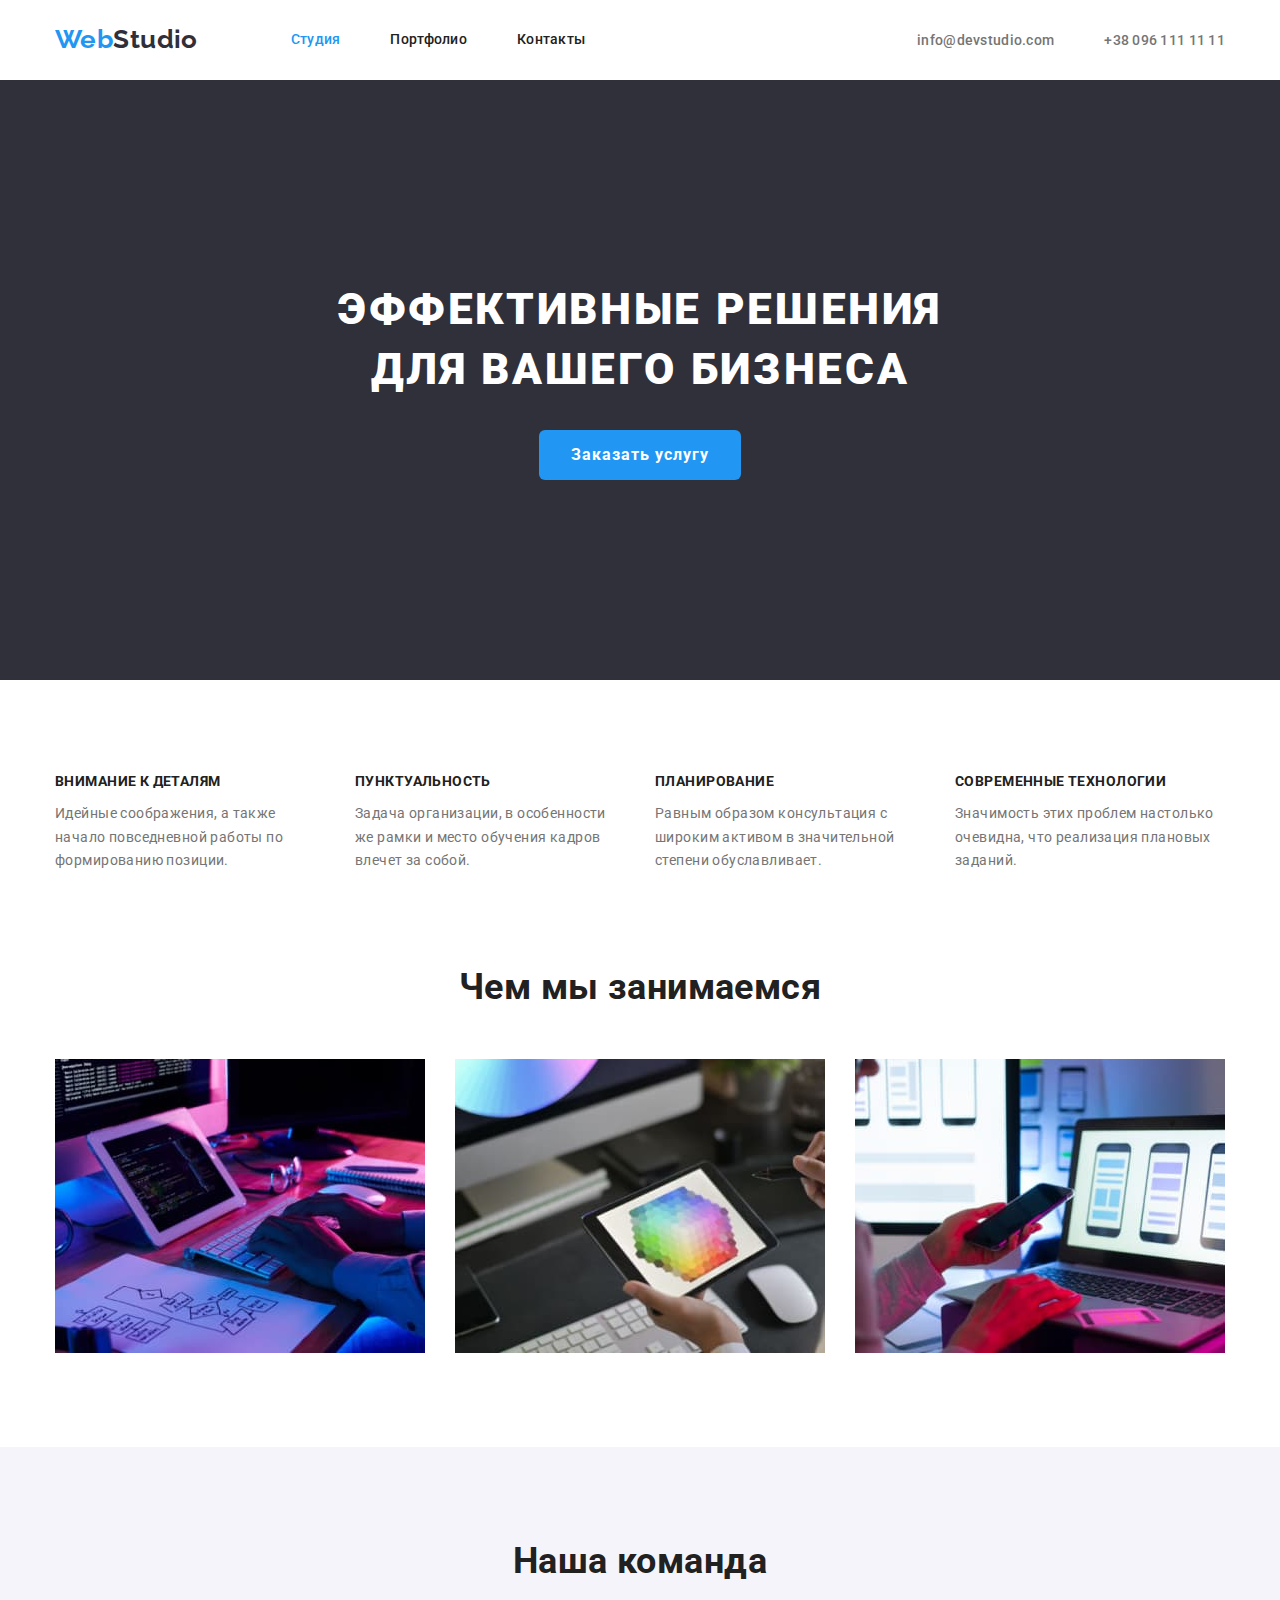
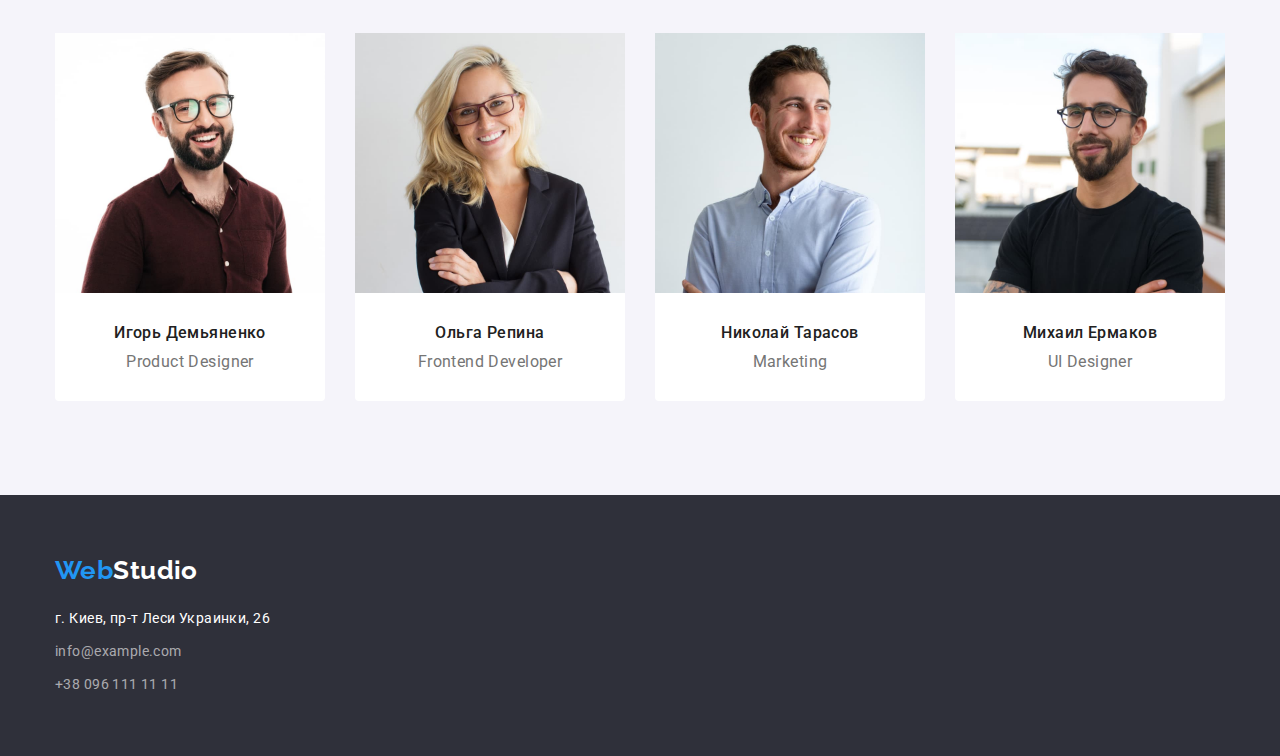
<file: index.html>
<!DOCTYPE html>
<html lang="ru">
<head>
    <meta charset="UTF-8">
    <meta http-equiv="X-UA-Compatible" content="IE=edge">
    <meta name="viewport" content="width-device-width>, initial-scale=1.0">
     
    <title>Студия</title>
    <link rel="preconnect" href="https://fonts.googleapis.com">
    <link rel="preconnect" href="https://fonts.gstatic.com" crossorigin>
    <link href="https://fonts.googleapis.com/css2?family=Raleway:wght@700&family=Roboto:wght@400;500;700;900&display=swap" rel="stylesheet">
    <link rel="stylesheet" href="https://cdnjs.cloudflare.com/ajax/libs/modern-normalize/1.1.0/modern-normalize.min.css">
    <link rel="stylesheet" href="./css/styles.css">
</head>
<body>
    <header>
        <div class="container header-flex">
    <nav class="container-nav">  
    <a class="logo" lang="en" href=""><span class="logo-color">Web</span>Studio</a>
        <ul class="list-style-nav">
           <li class="header"><a class="header-item current" href="./index.html">Студия</a></li>
           <li class="header"><a class="header-item" href="./portfolio.html">Портфолио</a></li>
           <li class="header"><a class="header-item" href="">Контакты</a></li>
       </ul>
    </nav>
     
       <ul class="list-style-auth">
           <li><a class="mail" href="mailto:info@devstudio.com">info@devstudio.com</a></li>
           <li><a class="tel" href="tel:+380961111111">+38 096 111 11 11</a></li>
       </ul>
    </div>  
    
     </header>
<main>
<section class="heading">
    <div class="container">
        
        <h1 class="heading-title"> Эффективные решения для вашего бизнеса</h1>
        <button type="button" class="heading-btn">Заказать услугу</button>
    </div>
</section>
<section class="work">
    <div class="container">
        <!--<h2> Менеджмент </h2>--> 
    <ul class="list-style-work">
        <li><h3>Внимание к деталям </h3>
            <p> Идейные соображения, а также начало повседневной работы по формированию позиции.</p>
        </li>
        <li><h3>Пунктуальность</h3>
            <p>Задача организации, в особенности же рамки и место обучения кадров влечет за собой.</p>
        </li>
        <li><h3>Планирование</h3>
            <p>Равным образом консультация с широким активом в значительной степени обуславливает.</p>
        </li>
        <li><h3>Современные технологии</h3>    
            <p>Значимость этих проблем настолько очевидна, что реализация плановых заданий.</p>
        </li>
    </ul>
</div>

</section>
<section class="about">
        <h2 class="about-title">Чем мы занимаемся</h2>
        <div class="container">
<ul class="list-style">
    <li><img src="./images/img1.jpg" alt="чертеж" width="370" height="294"></li>
    <li><img src="./images/img2.jpg" alt="компьютер" width="370" height="294"></li>
    <li><img src="./images/img3.jpg" alt="планшет" width="370" height="294"></li>
</ul>
</div>
</section>
<section class="team">
        <h2>Наша команда</h2>
        <div class="container">
    <ul>
        <li>
            
            <img src="./images/img1-1.jpg" alt="мужчина" width="270" height="260">
            <h3>Игорь Демьяненко</h3>
            <p>Product Designer</p>
            
        </li>
        <li>
            
            <img src="./images/img1-2.jpg" alt="женщина" width="270" height="260">
            <h3>Ольга Репина</h3>
            <p>Frontend Developer</p>
            
        </li>
        <li>
            
            <img src="./images/img1-3.jpg" alt="мужчина" width="270" height="260">
            <h3>Николай Тарасов</h3>
            <p>Marketing</p>
            
        </li>
        <li>
            
            <img src="./images/img1-4.jpg" alt="мужчина" width="270" height="260">
            <h3>Михаил Ермаков</h3>
            <p>UI Designer</p>
            
        </li>
    </ul>
</div>
</section>
</main>
<footer class="address">
    <div class="container">
        <div class="flex">
    <a class="logo-button" lang="en" href=""><span class="logo-button-color">Web</span>Studio</a>
     <address>
        <ul class="list-style">
            <li class="address-item"><a class="address-item-text" href="https://goo.gl/maps/72AKyJFaNbQAvg726" target="_blank" 
                rel="noopener nofollow noreferrer" >г. Киев, пр-т Леси Украинки, 26</a></li>
            <li class="address-mail"><a class="address-mail-text" href="mailto:info@example.com" >info@example.com</a></li>
            <li class="address-tel"><a class="address-tel-text" href="tel:+380961111111">+38 096 111 11 11</a></li>
        </ul>
        </address>
    </div>
</div>
</footer>
</body>
</html>
</file>
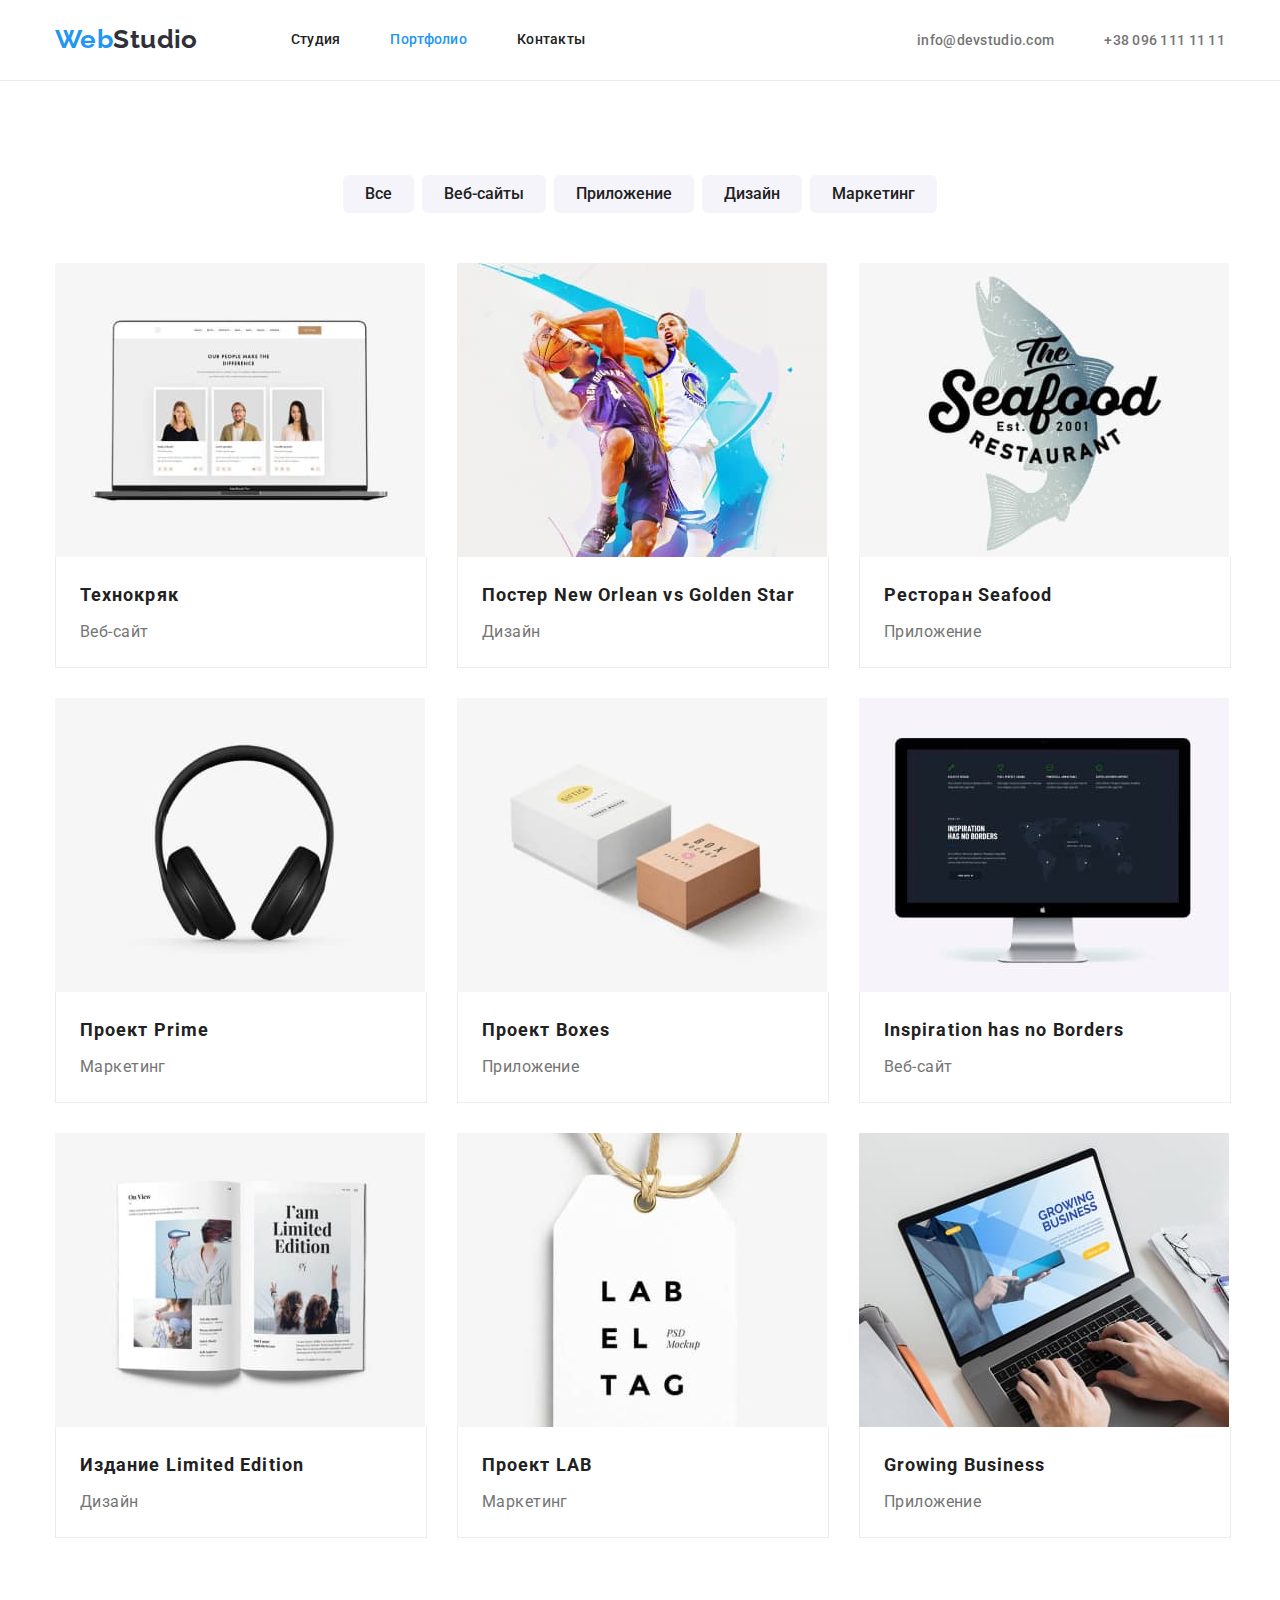
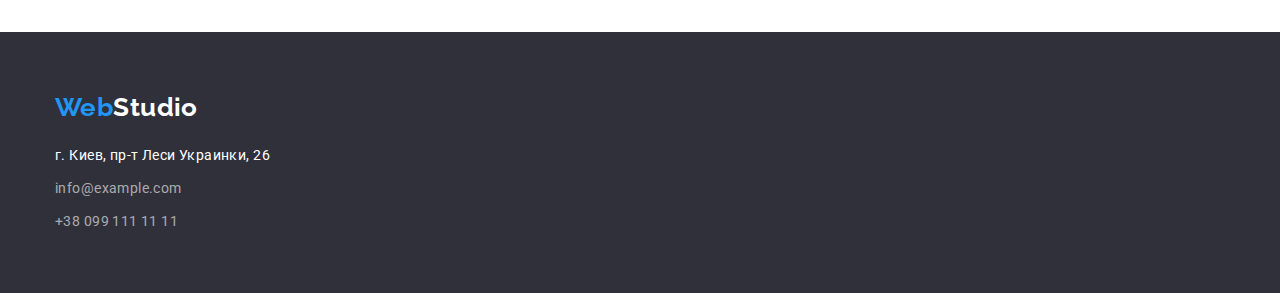
<file: portfolio.html>
<!DOCTYPE html>
<html lang="ru">
<head>
    <meta charset="UTF-8">
    <meta http-equiv="X-UA-Compatible" content="IE=edge">
    <meta name="viewport" content="width=device-width, initial-scale=1.0">
    <title>Портфолио</title>
    <link rel="preconnect" href="https://fonts.googleapis.com">
    <link rel="preconnect" href="https://fonts.gstatic.com" crossorigin>
    <link href="https://fonts.googleapis.com/css2?family=Raleway:wght@700&family=Roboto:wght@400;500;700;900&display=swap" rel="stylesheet">
    <link rel="stylesheet" href="https://cdnjs.cloudflare.com/ajax/libs/modern-normalize/1.1.0/modern-normalize.min.css">
    <link rel="stylesheet" href="./css/styles.css">
</head>
<body class="portfolio">
    <header>
        <div class="container header-flex">
        <nav class="container-nav">  
        <a class="logo" lang="en" href=""><span class="logo-color">Web</span>Studio</a>
            <ul class="list-style-nav">
               <li class="header"><a  class="header-item" href="./index.html">Студия</a></li>
               <li class="header"><a  class="header-item current" href="./portfolio.html">Портфолио</a></li>
               <li class="header"><a  class="header-item" href="">Контакты</a></li>
           </ul>
        </nav>
             <ul class="list-style-auth">
               <li><a class="mail" href="mailto:info@devstudio.com">info@devstudio.com</a></li>
               <li><a class="tel" href="tel:+380961111111">+38 096 111 11 11</a></li>
           </ul>
        </div>
        
         </header>
<main>
    <section class="menu">
        <div class="container">
                     <!--<h1> Наши работы</h1>--> 
        <ul class="menu-button">
           <li><button type="button" class="menu-btn">Все</button></li>
           <li><button type="button" class="menu-btn">Веб-сайты</button></li>
           <li><button type="button" class="menu-btn">Приложение</button></li>
           <li><button type="button" class="menu-btn">Дизайн</button></li>
           <li><button type="button" class="menu-btn">Маркетинг</button></li>
        </ul>
    
<ul class="flex-container">
            <li class="flex-element"><a>
                <img src="./images/img1.2.jpg" alt="компьютер с фото" width="370"
                height="294">
                <div class="card"><h2>Технокряк</h2>
                    <p>Веб-сайт</p>
                </div>  
            </a></li>
            <li class="flex-element"><a>
                <img src="./images/img2.2.jpg" alt="баскетбол" width="370" 
                height="294">
                <div class="card"><h2 lang="en">Постер New Orlean vs Golden Star</h2>
                        <p>Дизайн</p>
                </div>
            </a></li>
            <li class="flex-element"><a>
                <img src="./images/img3.2.jpg" alt="логотип" width="370"
                height="294">
                <div class="card">    <h2>Ресторан Seafood</h2>
                        <p>Приложение</p>
                </div>
            </a></li>
           <li class="flex-element"><a>
               <img src="./images/img4.2.jpg" alt="наушники" width="370" 
               height="294">
               <div class="card">   <h2>Проект Prime</h2>
                       <p>Маркетинг</p>
                </div>
            </a></li>
            <li class="flex-element"><a>
               <img src="./images/img5.2.jpg" alt="коробки" width="370" 
               height="294">
               <div class="card">   <h2>Проект Boxes</h2>
                       <p>Приложение</p>
                </div>
            </a></li>
            <li class="flex-element"><a>
               <img src="./images/img6.2.jpg" alt="компьютер" width="370"
                height="294">
                <div class="card">  <h2>Inspiration has no Borders</h2>
                       <p>Веб-сайт</p>
                </div>
            </a></li>
            <li class="flex-element"><a>
                <img src="./images/img7.2.jpg" alt="книга" width="370"
                height="294">
                <div class="card">    <h2>Издание Limited Edition</h2>
                        <p>Дизайн</p>
                </div>
            </a></li>
            <li class="flex-element"><a>
                <img src="./images/img8.2.jpg" alt="бирка" width="370"
                height="294">
                <div class="card">    <h2>Проект LAB</h2>
                        <p>Маркетинг</p>
                </div>
            </a></li>
            <li class="flex-element"><a>
                <img src="./images/img9.2.jpg" alt="лэптоп" width="370"
                height="294">
                <div class="card">    <h2>Growing Business</h2>
                        <p>Приложение</p>
                </div>        
            </a></li>
        
        </ul>
    </div>
    </section>
</main>
    <footer class="address">
        <div class="container">
            <div class="flex">
        <a class="logo-button" lang="en" href=""><span class="logo-button-color">Web</span>Studio</a>
        <address>
            <ul class="list-style">
                <li class="address-item"><a class="address-item-text" href="https://goo.gl/maps/72AKyJFaNbQAvg726" target="_blank" 
                    rel="noopener nofollow noreferrer">г. Киев, пр-т Леси Украинки, 26</a></li>
                <li class="address-mail"><a class="address-mail-text" href="mailto:info@example.com">info@example.com</a></li>
                <li class="address-tel"><a class="address-tel-text" href="tel:+380991111111" >+38 099 111 11 11</a></li>
            </ul>
        </address>
            </div>
        </div>
    </footer>
</body>
</html>
</file>
<file: css/styles.css>
html{box-sizing: border-box;}
*,
*::before,
*::after {
  box-sizing: inherit;}

:root{--primary-text-color:#757575;
    --title-text-color:#212121;
    --accent-color:#2196F3;
    --secondary-color: #FFFFFF;
    --background-color:#2F303A;
    --background-light-color:#F5F4FA;
    --link-color: rgba(255, 255, 255, 0.6);}

body{
font-family: 'Roboto', sans-serif;
background:var(--secondary-color);
letter-spacing: 0.03em;
font-size: 14px;}

ul {list-style: none;
padding: 0;
margin: 0;}

a {text-decoration: none;}

h1,h2,h3,h4,h5,h6,p{margin: 0;
padding: 0;}

/*--------Header----------*/
.container{
width: 1200px;
padding-left: 15px;
padding-right: 15px;
margin-left: auto;
margin-right: auto;}

.logo{
padding-top: 24px;
padding-bottom: 25px;
margin-right: 93px;
font-family: 'Raleway';
font-weight: 700;
font-size: 26px;
line-height: 1.19;
color:var(--background-color);}

.logo-color{color: var(--accent-color);}
/*-------Flex-------*/
.header-flex{display: flex;
    align-items: center;}

.container-nav{
display: flex;
align-items: center;}

.list-style-nav{display: flex;
padding: 0;
margin: 0;}

.header-item.current{color: var(--accent-color);}
.header-item{
display: block;
margin-right: 50px;
padding-top: 32px;
padding-bottom: 32px;
font-weight: 500;
line-height: 1.14;
letter-spacing: 0.02em;
color:var(--title-text-color); }

.header-item:hover,.header-item:focus{
        color: var(--accent-color);}


.list-style-auth{display: flex;
    margin-left: auto;}

.mail, .tel:not(:last-child)
{margin-right: 50px;}

.mail,.tel{   
align-items: center;
justify-content: space-around;
font-weight: 500;
letter-spacing: 0.02em;
color: var(--primary-text-color); }

.mail:hover,.mail:focus{color:var(--accent-color);}
.tel:hover,.tel:focus{color:var(--accent-color);}
/*-------------Heading------------*/

.heading{background: var(--background-color);}
.heading{
display: flex;
align-items: center;
text-align: center;
padding-top: 200px;
padding-bottom: 200px;}

.heading-title {
width: 696px;
font-weight: 900;
font-size: 44px;
line-height: 1.36;
margin: 0 auto;
letter-spacing: 0.06em;
text-transform: uppercase;
color:var(--secondary-color);}

.heading-btn {
margin-top: 30px;
display: inline-block;
text-align: center;
padding: 10px 32px;
min-width: 200px;
height: 50px;
border-style: none;
border-radius: 6px;

cursor: pointer;
background: var(--accent-color);
font-weight: 700;
font-size: 16px;
line-height: 1.88;
letter-spacing: 0.06em;
color:var(--secondary-color);}

/*-----------Work-------------*/

.list-style-work{
display: flex;
padding-top: 94px;
padding-bottom: 94px;}

.list-style-work li:not(:last-child)
{margin-right: 30px;}

.work h3 {
font-weight: 700;
line-height: 1.14;
font-size: 14px;
text-transform: uppercase;
color:var(--title-text-color);} 

.work p{
margin-top: 12px;
Width:270px;
line-height: 1.71;
color:var(--primary-text-color);}

/*------------About----------*/
.about{padding-top: 0;
padding-bottom: 94px;}

.about ul{
margin-top: 50px;
display: flex;
max-width: 100%;
height: auto;}
.about li:not(:last-child)
{margin-right: 30px;}

.about-title{
margin: 0;
font-weight: 700;
font-size: 36px;
line-height: 1.16;
text-align: center;
color:var(--title-text-color);}

.list-style img{display: block;
max-width: 100%;
height: auto;}
/*-------Team----------*/
.team ul{display:flex;}
.team li:not(:last-child)
{margin-right: 30px;}

.team {
    padding-top: 94px;
    padding-bottom: 94px;
background: var(--background-light-color);}

.team h2{
margin-bottom: 50px;
font-weight: 700;
font-size: 36px;
line-height: 1.16;
text-align: center;
color:var(--title-text-color);}

.team h3{
margin-top: 30px;
margin-bottom: 10px;
font-weight: 500;
font-size: 16px;
line-height: 1.19;
text-align: center;
color:var(--title-text-color);}

.team p{
margin-bottom: 30px;
font-size: 16px;
line-height: 19px;
text-align: center;
color:var(--primary-text-color);}

.team li{background-color: var(--secondary-color);
border-radius: 0px 0px 4px 4px;}

.team img{
display: block;
max-width: 100%;
height: auto;}

/*-----------Footer---------*/
.logo-button{
font-family: 'Raleway';
font-weight: 700;
font-size: 26px;
line-height: 31px;
color:var(--secondary-color);}

.logo-button-color{color: var(--accent-color);}

.address{background: var(--background-color);
padding-top: 60px;
padding-bottom: 60px;}

.address-item-text{
font-style: normal;
font-weight: 400;
font-size: 14px;
line-height: 24px;
color:var(--secondary-color);}

.address-mail-text{
font-style: normal;
font-weight: 400;
font-size: 14px;
line-height: 24px;
color: var(--link-color);}

.address-tel-text{
font-style: normal;
font-weight: 400;
font-size: 14px;
line-height: 24px;    
color: var(--link-color);}

.address-item, .address-mail{
    margin-bottom: 9px;} 

.address-item{margin-top: 20px;}

    /*-------------Portfolio---------*/
.portfolio header{border-bottom: 1px solid #ECECEC;}    
.menu{
padding-top: 94px;
padding-bottom: 94px;}

.menu-button{
display: flex;
justify-content: center;
margin-bottom: 50px;}

.menu-button li:not(:last-child)
{margin-right: 8px;}

.menu-btn{  
display: inline-block; 
border-radius: 6px;
border-style: none;
padding: 6px 22px;
text-align: center;
max-width: 145px;
cursor: pointer;  

background: var(--background-light-color);
font-weight: 500;
font-size: 16px;
line-height: 1.6;
color:var(--title-text-color);}  

.menu-btn:hover, .menu-btn:focus{
background: var(--accent-color);
color: var(--secondary-color);}

.card{
padding: 20px 24px 20px 24px;
background-color: var(--secondary-color);
border-left:1px  solid;
border-right:1px solid ;
border-bottom:1px solid ;
border-color: #ECECEC;}
 
.flex-container img{
display: block;
max-width: 100%;
height: auto;}
    
.flex-container{
list-style: none;
display: flex;
flex-wrap: wrap;
margin-right: -30px;}

.flex-container h2{
width: 322px;
font-weight: 700;
font-size: 18px;
line-height:2;
letter-spacing: 0.06em;
color:var(--title-text-color);}

.flex-container p{
margin-top: 4px;
font-size: 16px;
line-height: 1.88;
color:var(--primary-text-color);}

.flex-element{
flex-basis: calc(100% / 3 - 60px);
margin-right: 30px;
margin-bottom: 30px;}
.flex-element:nth-child(3n){margin-right: 0;}
.flex-element:nth-last-child(-n+3){margin-bottom: 0;}
</file>
